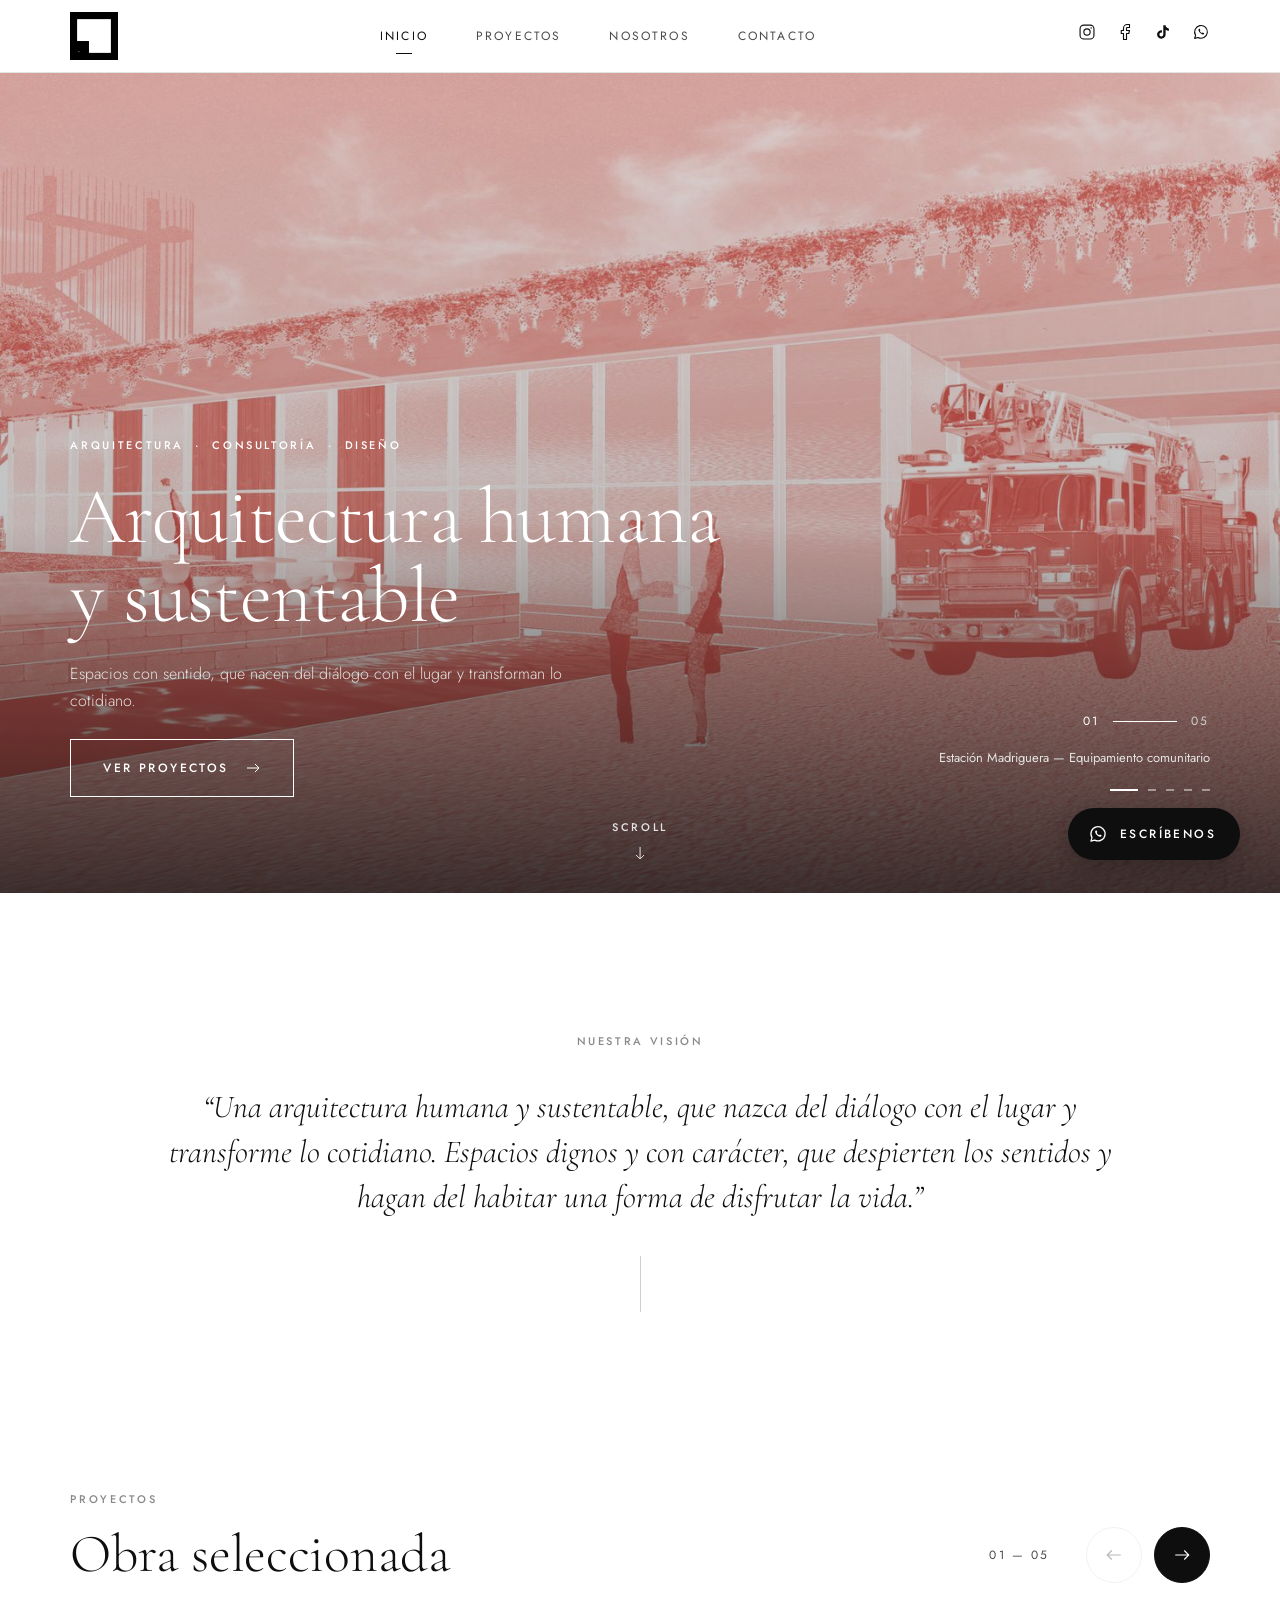
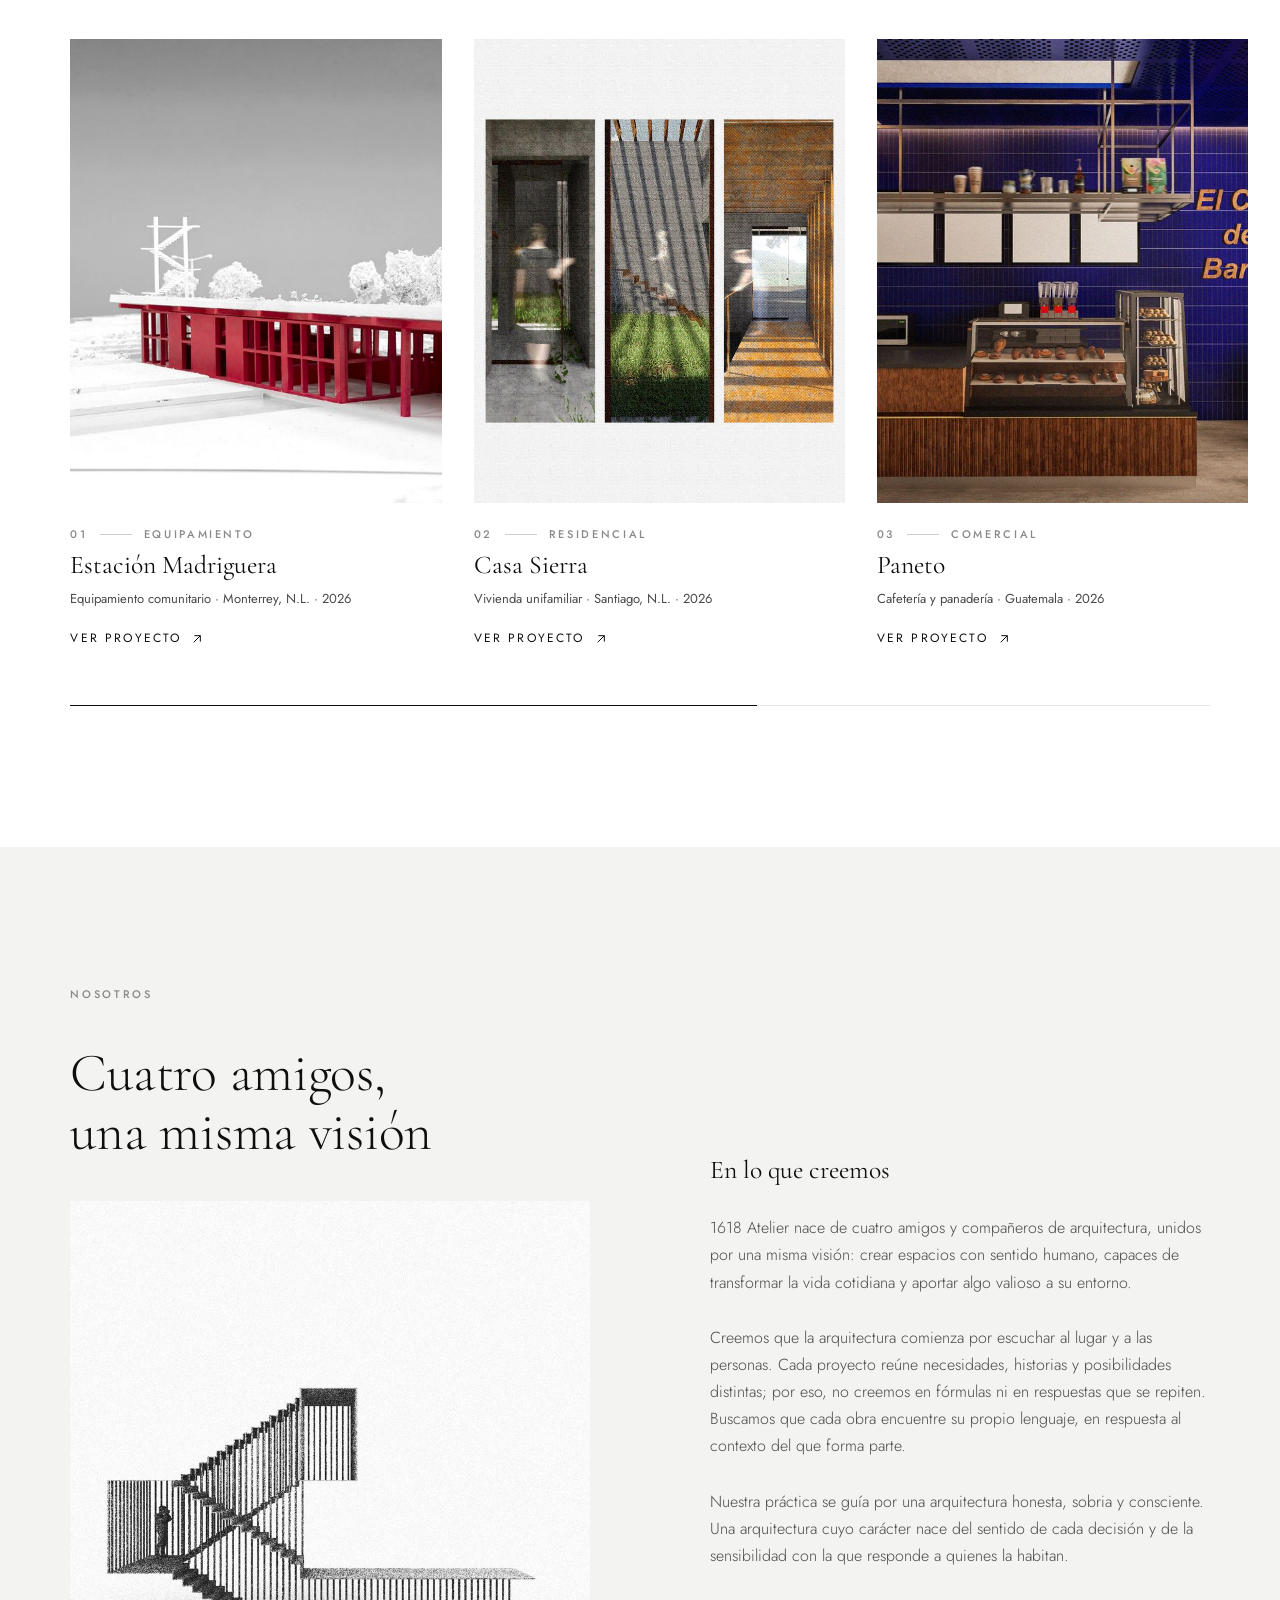
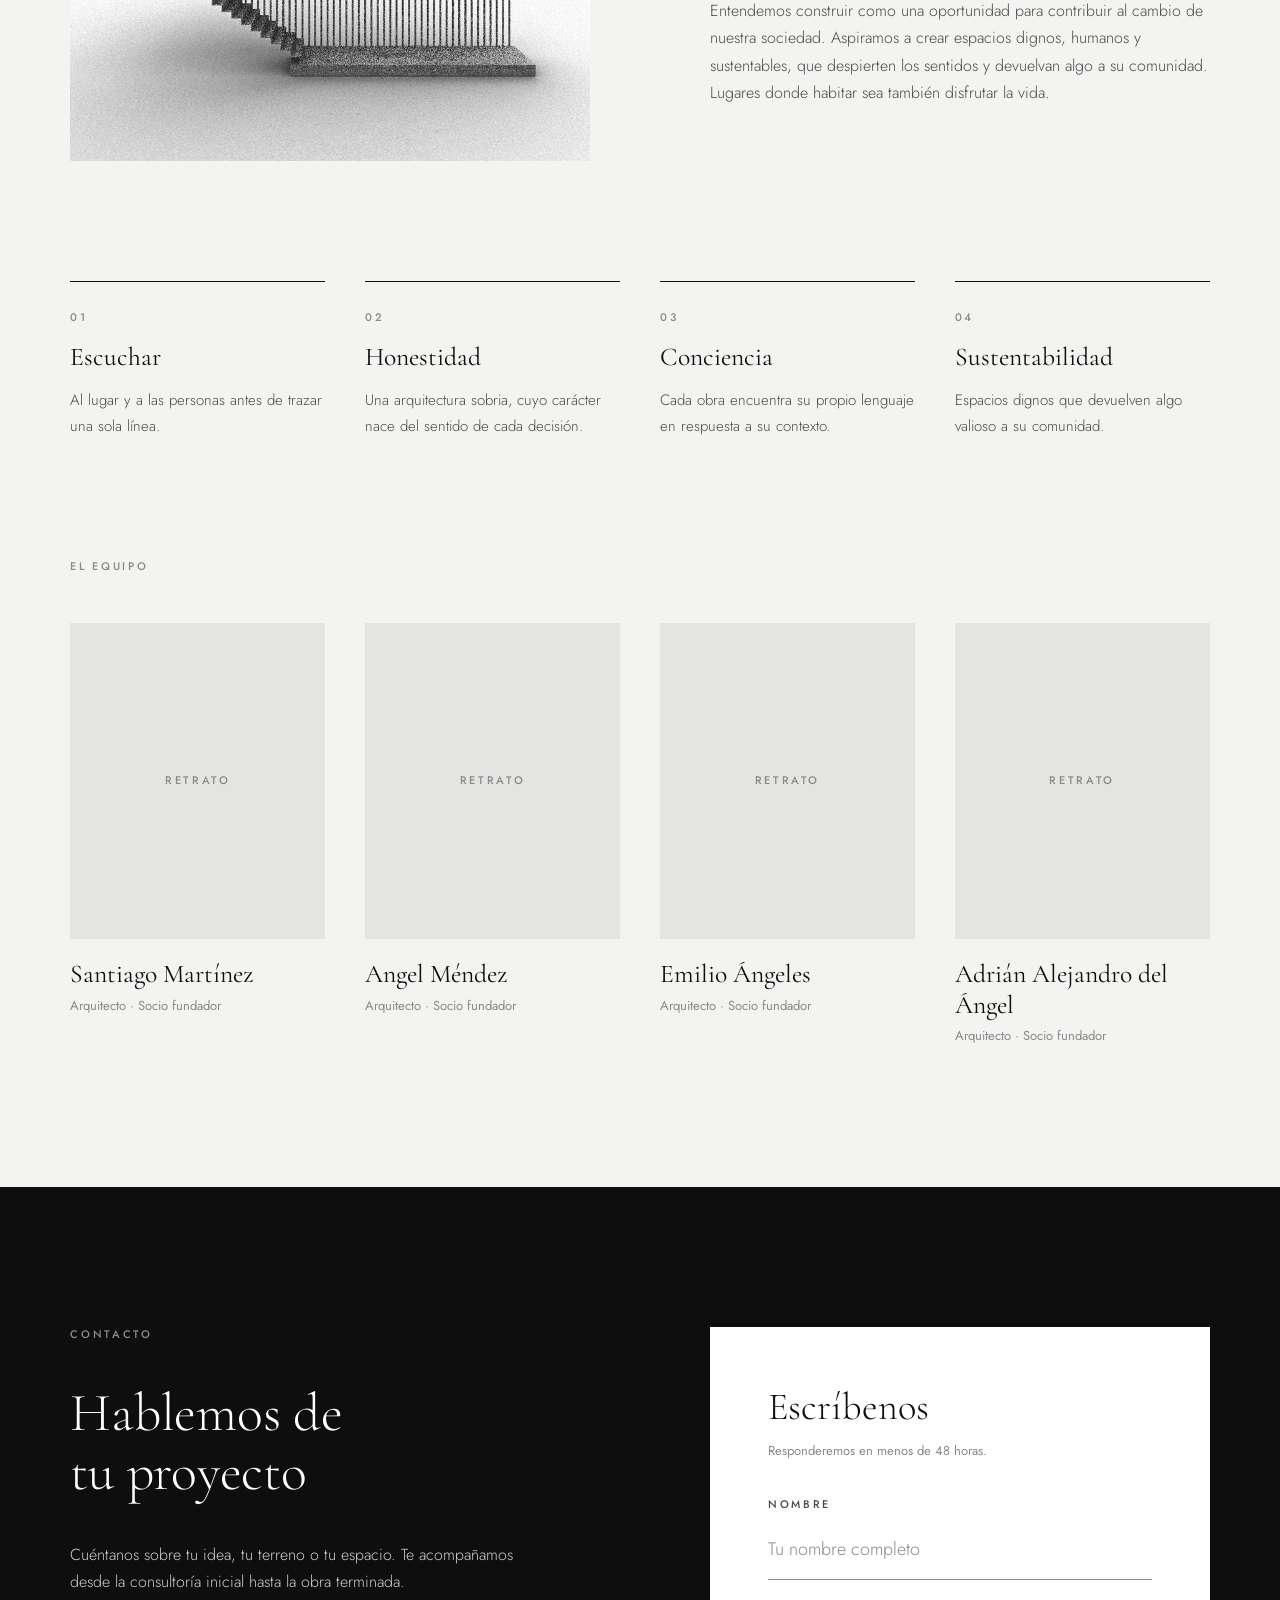
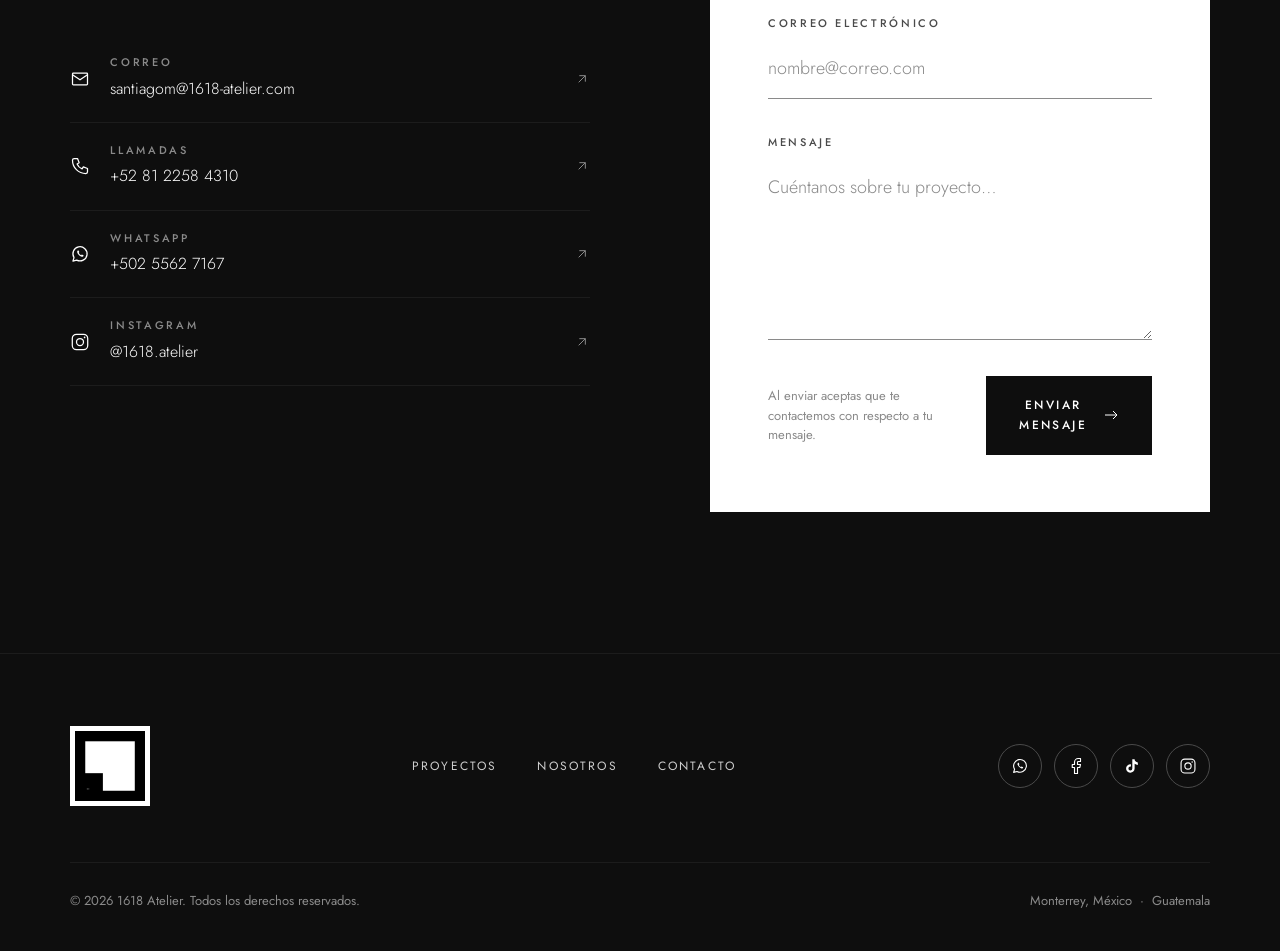
<file: index.html>
<!doctype html>
<html lang="es" class="no-js">

<head>
  <meta charset="utf-8">
  <meta name="viewport" content="width=device-width, initial-scale=1">
  <title>1618 Atelier · Arquitectura y Consultoría</title>
  <meta name="description"
    content="1618 Atelier: arquitectura humana y sustentable. Espacios dignos y con carácter que nacen del diálogo con el lugar.">
  <link rel="icon" type="image/png" sizes="32x32" href="assets/img/brand/favicon-32.png">
  <link rel="apple-touch-icon" href="assets/img/brand/apple-touch-icon.png">
  <link rel="preconnect" href="https://fonts.googleapis.com">
  <link rel="preconnect" href="https://fonts.gstatic.com" crossorigin>
  <link
    href="https://fonts.googleapis.com/css2?family=Cormorant+Garamond:ital,wght@0,300;0,400;1,300&family=Jost:wght@300;400;500&display=swap"
    rel="stylesheet">
  <link rel="stylesheet" href="css/styles.css">
</head>

<body>
  <!-- Íconos (sprite) -->
  <svg xmlns="http://www.w3.org/2000/svg" style="display:none">
    <symbol id="i-whatsapp" viewBox="0 0 24 24" fill="none">
      <path d="M3.5 20.5l1.3-4.2A8.5 8.5 0 1 1 8 19.3z" stroke="currentColor" stroke-width="1.5"
        stroke-linejoin="round" />
      <path
        d="M9 8.2c.2-.4.5-.5.8-.5h.5l.9 2-.7.9c.5 1.2 1.6 2.3 2.8 2.8l.9-.7 2 .9v.5c0 .4-.2.7-.6.9-.6.3-1.4.3-2.2 0-2-.8-3.8-2.6-4.6-4.6-.3-.8-.3-1.6.2-2.2z"
        fill="currentColor" />
    </symbol>
    <symbol id="i-facebook" viewBox="0 0 24 24" fill="none">
      <path d="M18 2h-3a5 5 0 0 0-5 5v3H7v4h3v8h4v-8h3l1-4h-4V7a1 1 0 0 1 1-1h3z" stroke="currentColor"
        stroke-width="1.5" stroke-linejoin="round" />
    </symbol>
    <symbol id="i-tiktok" viewBox="0 0 24 24">
      <path
        d="M16.6 5.8A4.3 4.3 0 0 1 15.5 3h-3.1v12.4a2.6 2.6 0 1 1-2.6-2.6c.3 0 .5 0 .8.1V9.7a5.7 5.7 0 1 0 4.9 5.7V9.1a7.3 7.3 0 0 0 4.3 1.4V7.4a4.3 4.3 0 0 1-3.2-1.6z"
        fill="currentColor" />
    </symbol>
    <symbol id="i-instagram" viewBox="0 0 24 24" fill="none">
      <rect x="2.75" y="2.75" width="18.5" height="18.5" rx="5" stroke="currentColor" stroke-width="1.5" />
      <circle cx="12" cy="12" r="4.2" stroke="currentColor" stroke-width="1.5" />
      <circle cx="17.5" cy="6.5" r="1" fill="currentColor" />
    </symbol>
    <symbol id="i-mail" viewBox="0 0 24 24" fill="none">
      <rect x="3" y="5" width="18" height="14" rx="1" stroke="currentColor" stroke-width="1.5" />
      <path d="M3 7l9 6 9-6" stroke="currentColor" stroke-width="1.5" />
    </symbol>
    <symbol id="i-phone" viewBox="0 0 24 24" fill="none">
      <path d="M5 3h4l2 5-2.5 1.5a11 11 0 0 0 6 6L16 13l5 2v4a2 2 0 0 1-2 2A16 16 0 0 1 3 5a2 2 0 0 1 2-2z"
        stroke="currentColor" stroke-width="1.5" stroke-linejoin="round" />
    </symbol>
    <symbol id="i-arrow-right" viewBox="0 0 24 24" fill="none">
      <path d="M3 12h18M15 6l6 6-6 6" stroke="currentColor" stroke-width="1.5" />
    </symbol>
    <symbol id="i-arrow-left" viewBox="0 0 24 24" fill="none">
      <path d="M21 12H3M9 6l-6 6 6 6" stroke="currentColor" stroke-width="1.5" />
    </symbol>
    <symbol id="i-arrow-up-right" viewBox="0 0 24 24" fill="none">
      <path d="M7 17L17 7M8 7h9v9" stroke="currentColor" stroke-width="1.5" />
    </symbol>
    <symbol id="i-arrow-up" viewBox="0 0 24 24" fill="none">
      <path d="M12 21V3M6 9l6-6 6 6" stroke="currentColor" stroke-width="1.5" />
    </symbol>
    <symbol id="i-arrow-down" viewBox="0 0 24 24" fill="none">
      <path d="M12 3v18M6 15l6 6 6-6" stroke="currentColor" stroke-width="1.5" />
    </symbol>
    <symbol id="i-menu" viewBox="0 0 24 24" fill="none">
      <path d="M3 8h18M3 16h18" stroke="currentColor" stroke-width="1.5" />
    </symbol>
    <symbol id="i-close" viewBox="0 0 24 24" fill="none">
      <path d="M5 5l14 14M19 5L5 19" stroke="currentColor" stroke-width="1.5" />
    </symbol>
  </svg>

  <a class="skip-link" href="#contenido">Saltar al contenido</a>

  <!-- Header -->
  <header class="header" data-header>
    <div class="header__inner">
      <a class="logo" href="index.html" aria-label="1618 Atelier, inicio"><img src="assets/img/brand/logo.png" alt="1618 Atelier" width="1320" height="1320"></a>
      <nav class="nav" aria-label="Principal">
        <a class="nav__link is-active" href="#inicio">Inicio</a>
        <a class="nav__link" href="#proyectos">Proyectos</a>
        <a class="nav__link" href="#nosotros">Nosotros</a>
        <a class="nav__link" href="#contacto">Contacto</a>
      </nav>
      <div class="header__social" data-social-row="header"></div>
      <button class="menu-btn" type="button" aria-label="Abrir menú" aria-expanded="false" aria-controls="menu-movil"
        data-menu-open>
        <svg class="icon icon--lg">
          <use href="#i-menu" />
        </svg>
      </button>
    </div>
  </header>

  <!-- Menú móvil -->
  <div class="mobile-menu" id="menu-movil" data-menu hidden>
    <div class="mobile-menu__top">
      <a class="logo logo--light" href="index.html" aria-label="1618 Atelier, inicio"><img src="assets/img/brand/logo.png" alt="1618 Atelier" width="1320" height="1320"></a>
      <button class="menu-btn menu-btn--light" type="button" aria-label="Cerrar menú" data-menu-close><svg
          class="icon icon--lg">
          <use href="#i-close" />
        </svg></button>
    </div>
    <nav class="mobile-menu__nav" aria-label="Móvil">
      <a href="#inicio"><span class="eyebrow">01</span>Inicio</a>
      <a href="#proyectos"><span class="eyebrow">02</span>Proyectos</a>
      <a href="#nosotros"><span class="eyebrow">03</span>Nosotros</a>
      <a href="#contacto"><span class="eyebrow">04</span>Contacto</a>
    </nav>
    <div class="mobile-menu__bottom">
      <a class="small" data-email></a>
      <div class="social-row" data-social-row="row"></div>
    </div>
  </div>

  <main id="contenido">
    <!-- Hero / slider -->
    <section class="hero" id="inicio" aria-label="Proyectos destacados">
      <div class="hero__slides" data-hero-slides></div>
      <div class="hero__overlay"></div>
      <div class="hero__content container">
        <p class="eyebrow reveal">Arquitectura &nbsp;·&nbsp; Consultoría &nbsp;·&nbsp; Diseño</p>
        <h1 class="display reveal">Arquitectura humana<br>y sustentable</h1>
        <p class="body-l hero__lead reveal">Espacios con sentido, que nacen del diálogo con el lugar y transforman lo
          cotidiano.</p>
        <a class="btn btn--outline-light reveal" href="#proyectos">Ver proyectos <svg class="icon icon--sm">
            <use href="#i-arrow-right" />
          </svg></a>
      </div>
      <div class="hero__indicator">
        <div class="hero__count nav-text"><span data-hero-current>01</span><span class="hero__line"></span><span
            class="muted" data-hero-total>04</span></div>
        <a class="small hero__caption" href="#" data-hero-caption>Paneto</a>
        <div class="hero__dots" data-hero-dots role="tablist" aria-label="Seleccionar proyecto"></div>
      </div>
      <a class="hero__scroll" href="#vision" aria-label="Desplazarse hacia abajo"><span
          class="eyebrow">Scroll</span><svg class="icon icon--sm">
          <use href="#i-arrow-down" />
        </svg></a>
    </section>

    <!-- Visión -->
    <section class="vision container" id="vision">
      <p class="eyebrow muted reveal">Nuestra visión</p>
      <blockquote class="quote reveal">“Una arquitectura humana y sustentable, que nazca del diálogo con el lugar y
        transforme lo cotidiano. Espacios dignos y con carácter, que despierten los sentidos y hagan del habitar una
        forma de disfrutar la vida.”</blockquote>
      <span class="vision__line" aria-hidden="true"></span>
    </section>

    <!-- Proyectos -->
    <section class="projects" id="proyectos">
      <div class="projects__head container">
        <div>
          <p class="eyebrow muted reveal">Proyectos</p>
          <h2 class="h1 reveal">Obra seleccionada</h2>
        </div>
        <div class="projects__controls">
          <span class="nav-text projects__counter" data-carousel-counter>01 — 04</span>
          <button class="circle-btn" type="button" aria-label="Proyecto anterior" data-carousel-prev><svg class="icon">
              <use href="#i-arrow-left" />
            </svg></button>
          <button class="circle-btn circle-btn--dark" type="button" aria-label="Proyecto siguiente"
            data-carousel-next><svg class="icon">
              <use href="#i-arrow-right" />
            </svg></button>
        </div>
      </div>
      <div class="carousel" data-carousel tabindex="0" aria-label="Carrusel de proyectos"></div>
      <div class="container">
        <div class="progress" aria-hidden="true"><span class="progress__bar" data-carousel-progress></span></div>
      </div>
    </section>

    <!-- Nosotros -->
    <section class="about" id="nosotros">
      <div class="container">
        <div class="about__intro">
          <div class="about__left">
            <p class="eyebrow muted reveal">Nosotros</p>
            <h2 class="h1 reveal">Cuatro amigos,<br>una misma visión</h2>
            <img class="about__img reveal" src="assets/img/casa-corten/escalera-noche-sm.jpg"
              alt="Modelo de escalera de Casa Corten" loading="lazy" width="900" height="900">
          </div>
          <div class="about__right">
            <h3 class="h3 reveal">En lo que creemos</h3>
            <p class="body-l reveal">1618 Atelier nace de cuatro amigos y compañeros de arquitectura, unidos por una
              misma visión: crear espacios con sentido humano, capaces de transformar la vida cotidiana y aportar algo
              valioso a su entorno.</p>
            <p class="body-l reveal">Creemos que la arquitectura comienza por escuchar al lugar y a las personas. Cada
              proyecto reúne necesidades, historias y posibilidades distintas; por eso, no creemos en fórmulas ni en
              respuestas que se repiten. Buscamos que cada obra encuentre su propio lenguaje, en respuesta al contexto
              del que forma parte.</p>
            <p class="body-l reveal">Nuestra práctica se guía por una arquitectura honesta, sobria y consciente. Una
              arquitectura cuyo carácter nace del sentido de cada decisión y de la sensibilidad con la que responde a
              quienes la habitan.</p>
            <p class="body-l reveal">Entendemos construir como una oportunidad para contribuir al cambio de nuestra
              sociedad. Aspiramos a crear espacios dignos, humanos y sustentables, que despierten los sentidos y
              devuelvan algo a su comunidad. Lugares donde habitar sea también disfrutar la vida.</p>
          </div>
        </div>

        <ul class="values">
          <li class="values__item reveal"><span class="eyebrow muted">01</span>
            <h4 class="h3">Escuchar</h4>
            <p>Al lugar y a las personas antes de trazar una sola línea.</p>
          </li>
          <li class="values__item reveal"><span class="eyebrow muted">02</span>
            <h4 class="h3">Honestidad</h4>
            <p>Una arquitectura sobria, cuyo carácter nace del sentido de cada decisión.</p>
          </li>
          <li class="values__item reveal"><span class="eyebrow muted">03</span>
            <h4 class="h3">Conciencia</h4>
            <p>Cada obra encuentra su propio lenguaje en respuesta a su contexto.</p>
          </li>
          <li class="values__item reveal"><span class="eyebrow muted">04</span>
            <h4 class="h3">Sustentabilidad</h4>
            <p>Espacios dignos que devuelven algo valioso a su comunidad.</p>
          </li>
        </ul>

        <div class="team">
          <p class="eyebrow muted reveal">El equipo</p>
          <ul class="team__grid" data-team></ul>
        </div>
      </div>
    </section>

    <!-- Contacto -->
    <section class="contact" id="contacto">
      <div class="container contact__inner">
        <div class="contact__info">
          <p class="eyebrow muted reveal">Contacto</p>
          <h2 class="h1 reveal">Hablemos de<br>tu proyecto</h2>
          <p class="body-l contact__lead reveal">Cuéntanos sobre tu idea, tu terreno o tu espacio. Te acompañamos desde
            la consultoría inicial hasta la obra terminada.</p>
          <ul class="contact__list" data-contact-list></ul>
        </div>

        <form class="form reveal" data-contact-form novalidate>
          <div class="form__head">
            <h3 class="h2">Escríbenos</h3>
            <p class="small muted">Responderemos en menos de 48 horas.</p>
          </div>
          <div class="field">
            <label class="eyebrow" for="f-nombre">Nombre</label>
            <input id="f-nombre" name="nombre" type="text" placeholder="Tu nombre completo" autocomplete="name"
              required>
            <p class="field__error" aria-live="polite"></p>
          </div>
          <div class="field">
            <label class="eyebrow" for="f-email">Correo electrónico</label>
            <input id="f-email" name="email" type="email" placeholder="nombre@correo.com" autocomplete="email" required>
            <p class="field__error" aria-live="polite"></p>
          </div>
          <div class="field">
            <label class="eyebrow" for="f-mensaje">Mensaje</label>
            <textarea id="f-mensaje" name="mensaje" rows="5" placeholder="Cuéntanos sobre tu proyecto…"
              required></textarea>
            <p class="field__error" aria-live="polite"></p>
          </div>
          <div class="form__actions">
            <p class="small muted">Al enviar aceptas que te contactemos con respecto a tu mensaje.</p>
            <button class="btn btn--primary" type="submit">Enviar mensaje <svg class="icon icon--sm">
                <use href="#i-arrow-right" />
              </svg></button>
          </div>
          <p class="form__status" data-form-status role="status" aria-live="polite"></p>
        </form>
      </div>
    </section>
  </main>

  <!-- Footer -->
  <footer class="footer">
    <div class="container">
      <div class="footer__top">
        <a class="logo logo--light" href="index.html" aria-label="1618 Atelier, inicio"><img src="assets/img/brand/logo.png" alt="1618 Atelier" width="1320" height="1320"></a>
        <nav class="footer__nav" aria-label="Pie de página">
          <a href="#proyectos">Proyectos</a><a href="#nosotros">Nosotros</a><a href="#contacto">Contacto</a>
        </nav>
        <div class="social-row" data-social-row="row"></div>
      </div>
      <div class="footer__bottom small">
        <span>© <span data-year>2026</span> 1618 Atelier. Todos los derechos reservados.</span>
        <span data-locations></span>
      </div>
    </div>
  </footer>

  <button class="to-top" type="button" data-to-top aria-label="Volver arriba" tabindex="-1" aria-hidden="true">
    <svg class="icon">
      <use href="#i-arrow-up" />
    </svg>
  </button>

  <a class="wa-float" data-wa-link href="#" target="_blank" rel="noopener" aria-label="Escríbenos por WhatsApp">
    <svg class="icon">
      <use href="#i-whatsapp" />
    </svg><span>Escríbenos</span>
  </a>

  <script src="js/projects.js"></script>
  <script src="js/site.js"></script>
  <script src="js/main.js"></script>
</body>

</html>
</file>
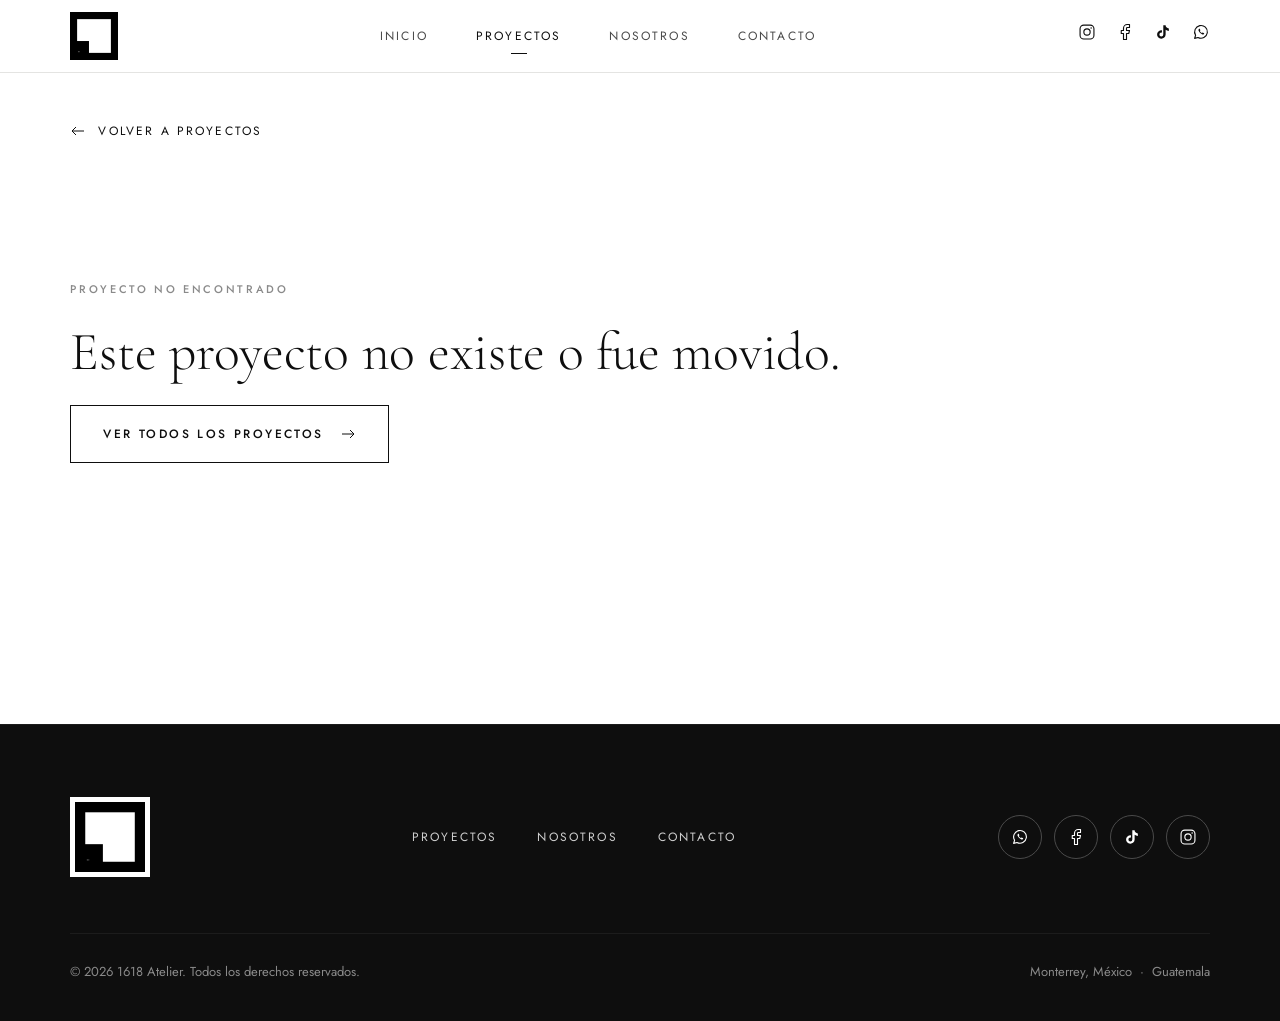
<file: proyecto.html>
<!doctype html>
<html lang="es" class="no-js">
<head>
  <meta charset="utf-8">
  <meta name="viewport" content="width=device-width, initial-scale=1">
  <title>Proyecto · 1618 Atelier</title>
  <meta name="description" content="1618 Atelier: arquitectura humana y sustentable. Espacios dignos y con carácter que nacen del diálogo con el lugar.">
  <link rel="icon" type="image/png" sizes="32x32" href="assets/img/brand/favicon-32.png">
  <link rel="apple-touch-icon" href="assets/img/brand/apple-touch-icon.png">
  <link rel="preconnect" href="https://fonts.googleapis.com">
  <link rel="preconnect" href="https://fonts.gstatic.com" crossorigin>
  <link href="https://fonts.googleapis.com/css2?family=Cormorant+Garamond:ital,wght@0,300;0,400;1,300&family=Jost:wght@300;400;500&display=swap" rel="stylesheet">
  <link rel="stylesheet" href="css/styles.css">
</head>
<body>
  <!-- Íconos (sprite) -->
  <svg xmlns="http://www.w3.org/2000/svg" style="display:none">
    <symbol id="i-whatsapp" viewBox="0 0 24 24" fill="none"><path d="M3.5 20.5l1.3-4.2A8.5 8.5 0 1 1 8 19.3z" stroke="currentColor" stroke-width="1.5" stroke-linejoin="round"/><path d="M9 8.2c.2-.4.5-.5.8-.5h.5l.9 2-.7.9c.5 1.2 1.6 2.3 2.8 2.8l.9-.7 2 .9v.5c0 .4-.2.7-.6.9-.6.3-1.4.3-2.2 0-2-.8-3.8-2.6-4.6-4.6-.3-.8-.3-1.6.2-2.2z" fill="currentColor"/></symbol>
    <symbol id="i-facebook" viewBox="0 0 24 24" fill="none"><path d="M18 2h-3a5 5 0 0 0-5 5v3H7v4h3v8h4v-8h3l1-4h-4V7a1 1 0 0 1 1-1h3z" stroke="currentColor" stroke-width="1.5" stroke-linejoin="round"/></symbol>
    <symbol id="i-tiktok" viewBox="0 0 24 24"><path d="M16.6 5.8A4.3 4.3 0 0 1 15.5 3h-3.1v12.4a2.6 2.6 0 1 1-2.6-2.6c.3 0 .5 0 .8.1V9.7a5.7 5.7 0 1 0 4.9 5.7V9.1a7.3 7.3 0 0 0 4.3 1.4V7.4a4.3 4.3 0 0 1-3.2-1.6z" fill="currentColor"/></symbol>
    <symbol id="i-instagram" viewBox="0 0 24 24" fill="none"><rect x="2.75" y="2.75" width="18.5" height="18.5" rx="5" stroke="currentColor" stroke-width="1.5"/><circle cx="12" cy="12" r="4.2" stroke="currentColor" stroke-width="1.5"/><circle cx="17.5" cy="6.5" r="1" fill="currentColor"/></symbol>
    <symbol id="i-mail" viewBox="0 0 24 24" fill="none"><rect x="3" y="5" width="18" height="14" rx="1" stroke="currentColor" stroke-width="1.5"/><path d="M3 7l9 6 9-6" stroke="currentColor" stroke-width="1.5"/></symbol>
    <symbol id="i-phone" viewBox="0 0 24 24" fill="none"><path d="M5 3h4l2 5-2.5 1.5a11 11 0 0 0 6 6L16 13l5 2v4a2 2 0 0 1-2 2A16 16 0 0 1 3 5a2 2 0 0 1 2-2z" stroke="currentColor" stroke-width="1.5" stroke-linejoin="round"/></symbol>
    <symbol id="i-arrow-right" viewBox="0 0 24 24" fill="none"><path d="M3 12h18M15 6l6 6-6 6" stroke="currentColor" stroke-width="1.5"/></symbol>
    <symbol id="i-arrow-left" viewBox="0 0 24 24" fill="none"><path d="M21 12H3M9 6l-6 6 6 6" stroke="currentColor" stroke-width="1.5"/></symbol>
    <symbol id="i-arrow-up" viewBox="0 0 24 24" fill="none"><path d="M12 21V3M6 9l6-6 6 6" stroke="currentColor" stroke-width="1.5"/></symbol>
    <symbol id="i-arrow-up-right"viewBox="0 0 24 24" fill="none"><path d="M7 17L17 7M8 7h9v9" stroke="currentColor" stroke-width="1.5"/></symbol>
    <symbol id="i-arrow-down" viewBox="0 0 24 24" fill="none"><path d="M12 3v18M6 15l6 6 6-6" stroke="currentColor" stroke-width="1.5"/></symbol>
    <symbol id="i-menu" viewBox="0 0 24 24" fill="none"><path d="M3 8h18M3 16h18" stroke="currentColor" stroke-width="1.5"/></symbol>
    <symbol id="i-close" viewBox="0 0 24 24" fill="none"><path d="M5 5l14 14M19 5L5 19" stroke="currentColor" stroke-width="1.5"/></symbol>
    <symbol id="i-zoom-in" viewBox="0 0 24 24" fill="none"><path d="M12 5v14M5 12h14" stroke="currentColor" stroke-width="1.5"/></symbol>
    <symbol id="i-zoom-out" viewBox="0 0 24 24" fill="none"><path d="M5 12h14" stroke="currentColor" stroke-width="1.5"/></symbol>
    <symbol id="i-fit" viewBox="0 0 24 24" fill="none"><path d="M4 9V4h5M20 9V4h-5M4 15v5h5M20 15v5h-5" stroke="currentColor" stroke-width="1.5"/></symbol>
  </svg>

  <a class="skip-link" href="#contenido">Saltar al contenido</a>

  <!-- Header -->
  <header class="header" data-header>
    <div class="header__inner">
      <a class="logo" href="index.html" aria-label="1618 Atelier, inicio"><img src="assets/img/brand/logo.png" alt="1618 Atelier" width="1320" height="1320"></a>
      <nav class="nav" aria-label="Principal">
        <a class="nav__link" href="index.html#inicio">Inicio</a>
        <a class="nav__link is-active" href="index.html#proyectos">Proyectos</a>
        <a class="nav__link" href="index.html#nosotros">Nosotros</a>
        <a class="nav__link" href="index.html#contacto">Contacto</a>
      </nav>
      <div class="header__social" data-social-row="header"></div>
      <button class="menu-btn" type="button" aria-label="Abrir menú" aria-expanded="false" aria-controls="menu-movil" data-menu-open>
        <svg class="icon icon--lg"><use href="#i-menu"/></svg>
      </button>
    </div>
  </header>

  <!-- Menú móvil -->
  <div class="mobile-menu" id="menu-movil" data-menu hidden>
    <div class="mobile-menu__top">
      <a class="logo logo--light" href="index.html" aria-label="1618 Atelier, inicio"><img src="assets/img/brand/logo.png" alt="1618 Atelier" width="1320" height="1320"></a>
      <button class="menu-btn menu-btn--light" type="button" aria-label="Cerrar menú" data-menu-close><svg class="icon icon--lg"><use href="#i-close"/></svg></button>
    </div>
    <nav class="mobile-menu__nav" aria-label="Móvil">
      <a href="index.html#inicio"><span class="eyebrow">01</span>Inicio</a>
      <a href="index.html#proyectos"><span class="eyebrow">02</span>Proyectos</a>
      <a href="index.html#nosotros"><span class="eyebrow">03</span>Nosotros</a>
      <a href="index.html#contacto"><span class="eyebrow">04</span>Contacto</a>
    </nav>
    <div class="mobile-menu__bottom">
      <a class="small" data-email></a>
      <div class="social-row" data-social-row="row"></div>
    </div>
  </div>

  <main id="contenido" class="detail container" data-project>
    <div class="breadcrumb">
      <a class="nav-text" href="index.html#proyectos"><svg class="icon icon--sm"><use href="#i-arrow-left"/></svg>Volver a proyectos</a>
      <span class="nav-text muted" data-project-index></span>
    </div>
  </main>

  <div class="lightbox" data-lightbox hidden>
    <button type="button" class="lightbox__close" aria-label="Cerrar imagen" data-lightbox-close><svg class="icon icon--lg"><use href="#i-close"/></svg></button>
    <img alt="" draggable="false">
    <div class="lightbox__tools" role="toolbar" aria-label="Zoom de la imagen" data-lightbox-tools>
      <button type="button" aria-label="Alejar" data-zoom="out"><svg class="icon"><use href="#i-zoom-out"/></svg></button>
      <button type="button" aria-label="Ajustar a la ventana" data-zoom="fit"><svg class="icon"><use href="#i-fit"/></svg></button>
      <button type="button" aria-label="Acercar" data-zoom="in"><svg class="icon"><use href="#i-zoom-in"/></svg></button>
    </div>
  </div>

  <!-- Footer -->
  <footer class="footer">
    <div class="container">
      <div class="footer__top">
        <a class="logo logo--light" href="index.html" aria-label="1618 Atelier, inicio"><img src="assets/img/brand/logo.png" alt="1618 Atelier" width="1320" height="1320"></a>
        <nav class="footer__nav" aria-label="Pie de página">
          <a href="index.html#proyectos">Proyectos</a><a href="index.html#nosotros">Nosotros</a><a href="index.html#contacto">Contacto</a>
        </nav>
        <div class="social-row" data-social-row="row"></div>
      </div>
      <div class="footer__bottom small">
        <span>© <span data-year>2026</span> 1618 Atelier. Todos los derechos reservados.</span>
        <span data-locations></span>
      </div>
    </div>
  </footer>

  <button class="to-top" type="button" data-to-top aria-label="Volver arriba" tabindex="-1" aria-hidden="true">
    <svg class="icon"><use href="#i-arrow-up"/></svg>
  </button>

  <a class="wa-float" data-wa-link href="#" target="_blank" rel="noopener" aria-label="Escríbenos por WhatsApp">
    <svg class="icon"><use href="#i-whatsapp"/></svg><span>Escríbenos</span>
  </a>

  <script src="js/projects.js"></script>
  <script src="js/project.js"></script>
  <script src="js/site.js"></script>
  <script src="js/main.js"></script>
</body>
</html>
</file>
<file: css/styles.css>
/* ==========================================================
   1618 Atelier — estilos
   Paleta: negro, blanco y escala de grises
   Tipografías: Cormorant Garamond (títulos) + Jost (texto)
   ========================================================== */

:root {
  --black: #0e0e0e;
  --gray-900: #1c1c1c;
  --gray-700: #4a4a4a;
  --gray-500: #8a8a8a;
  --gray-300: #cfcfcf;
  --gray-200: #e4e4e2;
  --gray-100: #f3f3f1;
  --white: #ffffff;

  --serif: 'Cormorant Garamond', Georgia, 'Times New Roman', serif;
  --sans: 'Jost', 'Helvetica Neue', Arial, sans-serif;

  --gutter: clamp(24px, 5.5vw, 80px);
  --section: clamp(88px, 11vw, 160px);
  --header-h: 72px;
  --float-right: 40px;   /* floating buttons: shared right inset */
  --float-bottom: 40px;  /* WhatsApp button bottom inset */
  --wa-h: 52px;          /* WhatsApp button height */
  --float-gap: 12px;     /* gap between stacked floating buttons */
  --ease: cubic-bezier(.22, .61, .36, 1);
}

/* ---------- Base ---------- */
*, *::before, *::after { box-sizing: border-box; }
html { scroll-behavior: smooth; scroll-padding-top: var(--header-h); -webkit-text-size-adjust: 100%; }
body {
  margin: 0;
  background: var(--white);
  color: var(--black);
  font-family: var(--sans);
  font-weight: 300;
  font-size: 15px;
  line-height: 1.7;
  -webkit-font-smoothing: antialiased;
}
img { display: block; max-width: 100%; height: auto; }
a { color: inherit; text-decoration: none; }
button { font: inherit; color: inherit; background: none; border: 0; cursor: pointer; padding: 0; }
ul, ol { list-style: none; margin: 0; padding: 0; }
h1, h2, h3, h4, p, blockquote { margin: 0; }
:focus-visible { outline: 1px solid currentColor; outline-offset: 4px; }

.container { width: 100%; max-width: 1440px; margin: 0 auto; padding-inline: var(--gutter); }

.skip-link { position: absolute; left: -999px; top: 8px; background: var(--black); color: var(--white); padding: 8px 16px; z-index: 100; }
.skip-link:focus { left: 8px; }

/* ---------- Tipografía ---------- */
.display { font-family: var(--serif); font-weight: 300; font-size: clamp(46px, 6.2vw, 88px); line-height: 1; letter-spacing: -0.01em; }
.h1 { font-family: var(--serif); font-weight: 300; font-size: clamp(38px, 4.2vw, 60px); line-height: 1.1; letter-spacing: -0.005em; }
.h2 { font-family: var(--serif); font-weight: 300; font-size: clamp(32px, 3vw, 44px); line-height: 1.15; }
.h3 { font-family: var(--serif); font-weight: 400; font-size: clamp(24px, 2vw, 28px); line-height: 1.2; }
.quote { font-family: var(--serif); font-style: italic; font-weight: 300; font-size: clamp(26px, 2.5vw, 36px); line-height: 1.4; }
.eyebrow { font-family: var(--sans); font-weight: 500; font-size: 11px; line-height: 1.4; letter-spacing: .24em; text-transform: uppercase; }
.nav-text { font-weight: 400; font-size: 12px; letter-spacing: .18em; text-transform: uppercase; }
.body-l { font-size: clamp(16px, 1.25vw, 18px); line-height: 1.7; }
.small { font-size: 13px; line-height: 1.5; font-weight: 400; }
.muted { color: var(--gray-500); }

/* ---------- Íconos ---------- */
.icon { width: 18px; height: 18px; flex: none; }
.icon--sm { width: 16px; height: 16px; }
.icon--lg { width: 24px; height: 24px; }

/* ---------- Botones ---------- */
.btn {
  display: inline-flex; align-items: center; gap: 16px;
  padding: 18px 32px;
  font-weight: 500; font-size: 12px; letter-spacing: .2em; text-transform: uppercase;
  border: 1px solid var(--black);
  transition: background .3s var(--ease), color .3s var(--ease), border-color .3s var(--ease);
}
.btn .icon { transition: transform .3s var(--ease); }
.btn:hover .icon { transform: translateX(4px); }
.btn--primary { background: var(--black); color: var(--white); }
.btn--primary:hover { background: var(--gray-900); }
.btn--outline { color: var(--black); }
.btn--outline:hover { background: var(--black); color: var(--white); }
.btn--outline-light { color: var(--white); border-color: var(--white); }
.btn--outline-light:hover { background: var(--white); color: var(--black); }
.btn[disabled] { opacity: .5; pointer-events: none; }

.circle-btn {
  width: 56px; height: 56px; border-radius: 50%;
  display: inline-grid; place-items: center;
  border: 1px solid var(--gray-300);
  transition: background .3s var(--ease), color .3s var(--ease), border-color .3s var(--ease), opacity .3s;
}
.circle-btn:hover { border-color: var(--black); }
.circle-btn--dark { background: var(--black); color: var(--white); border-color: var(--black); }
.circle-btn--dark:hover { background: var(--gray-900); }
.circle-btn[disabled] { opacity: .3; cursor: default; }

.social-row { display: flex; gap: 12px; }
.social-btn {
  width: 44px; height: 44px; border-radius: 50%;
  display: grid; place-items: center;
  border: 1px solid var(--gray-300);
  transition: background .3s var(--ease), color .3s var(--ease), border-color .3s var(--ease);
}
.social-btn:hover { background: var(--black); color: var(--white); border-color: var(--black); }
.social-btn--dark { color: var(--white); border-color: var(--gray-700); }
.social-btn--dark:hover { background: var(--white); color: var(--black); border-color: var(--white); }

/* ---------- Logo ---------- */
.logo { display: inline-flex; flex-shrink: 0; }
.logo img { width: 48px; height: 48px; }
/* Original colors; a white plate keeps the black frame visible on dark backgrounds */
.logo--light img { background: var(--white); padding: 5px; }
.footer .logo img { width: 80px; height: 80px; }
.mobile-menu .logo img { width: 40px; height: 40px; }

/* ---------- Header ---------- */
.header {
  position: sticky; top: 0; z-index: 50;
  background: rgba(255, 255, 255, .96);
  backdrop-filter: blur(8px);
  border-bottom: 1px solid var(--gray-200);
  transition: transform .4s var(--ease);
}
.header.is-hidden { transform: translateY(-100%); }
.header__inner {
  max-width: 1440px; margin: 0 auto; padding: 0 var(--gutter);
  height: var(--header-h);
  display: flex; align-items: center; justify-content: space-between; gap: 24px;
}
.nav { display: flex; gap: 48px; }
.nav__link {
  position: relative; padding: 6px 0;
  font-size: 12px; letter-spacing: .18em; text-transform: uppercase; font-weight: 400;
  color: var(--gray-700); transition: color .3s;
}
.nav__link::after {
  content: ''; position: absolute; left: 50%; bottom: -2px;
  width: 16px; height: 1px; background: var(--black);
  transform: translateX(-50%) scaleX(0); transition: transform .3s var(--ease);
}
.nav__link:hover, .nav__link.is-active { color: var(--black); }
.nav__link:hover::after, .nav__link.is-active::after { transform: translateX(-50%) scaleX(1); }
.header__social { display: flex; gap: 20px; }
.header__social a { color: var(--black); transition: opacity .3s; }
.header__social a:hover { opacity: .5; }
.menu-btn { display: none; width: 44px; height: 44px; place-items: center; margin-right: -10px; }
.menu-btn--light { color: var(--white); }

/* ---------- Menú móvil ---------- */
.mobile-menu {
  position: fixed; inset: 0; z-index: 60;
  background: var(--black); color: var(--white);
  display: flex; flex-direction: column;
  opacity: 0; transition: opacity .35s var(--ease);
}
.mobile-menu[hidden] { display: none; }
.mobile-menu.is-open { opacity: 1; }
.mobile-menu__top { display: flex; justify-content: space-between; align-items: center; padding: 18px 24px; }
.mobile-menu__nav { flex: 1; display: flex; flex-direction: column; justify-content: center; gap: 8px; padding: 0 24px; }
.mobile-menu__nav a {
  display: flex; align-items: center; gap: 16px;
  font-family: var(--serif); font-weight: 300; font-size: 48px; line-height: 1.25;
  color: var(--gray-300); transition: color .3s;
}
.mobile-menu__nav a:hover { color: var(--white); }
.mobile-menu__nav .eyebrow { color: var(--gray-500); }
.mobile-menu__bottom { display: flex; flex-direction: column; gap: 20px; padding: 40px 24px; color: var(--gray-300); }

/* ---------- Hero ---------- */
.hero {
  position: relative; overflow: hidden;
  height: min(820px, calc(100svh - var(--header-h)));
  min-height: 560px;
  background: var(--gray-900);
  color: var(--white);
  display: flex; align-items: flex-end;
}
.hero__slides { position: absolute; inset: 0; }
.hero__slide {
  position: absolute; inset: 0;
  width: 100%; height: 100%; object-fit: cover;
  opacity: 0; transform: scale(1.06);
  transition: opacity 1.4s var(--ease), transform 7s linear;
}
.hero__slide.is-active { opacity: 1; transform: scale(1); }
.hero__overlay {
  position: absolute; inset: 0;
  background: linear-gradient(180deg, rgba(14,14,14,.15) 0%, rgba(14,14,14,.25) 55%, rgba(14,14,14,.8) 100%);
}
.hero__content { position: relative; padding-bottom: 96px; display: flex; flex-direction: column; align-items: flex-start; gap: 24px; }
.hero__lead { max-width: 560px; color: var(--gray-200); }
.hero__indicator {
  position: absolute; right: var(--gutter); bottom: 96px;
  display: flex; flex-direction: column; align-items: flex-end; gap: 16px;
}
.hero__count { display: flex; align-items: center; gap: 14px; }
.hero__count .muted { color: var(--gray-300); }
.hero__line { width: 64px; height: 1px; background: var(--white); }
.hero__caption { color: var(--gray-200); transition: color .3s; }
.hero__caption:hover { color: var(--white); }
.hero__dots { display: flex; gap: 10px; }
.hero__dot { width: 8px; height: 14px; position: relative; transition: width .4s var(--ease); }
.hero__dot::before { content: ''; position: absolute; left: 0; right: 0; top: 6px; height: 2px; background: rgba(255,255,255,.45); transition: background .3s; }
.hero__dot.is-active { width: 28px; }
.hero__dot.is-active::before { background: var(--white); }
.hero__scroll {
  position: absolute; left: 50%; bottom: 32px; transform: translateX(-50%);
  display: flex; flex-direction: column; align-items: center; gap: 10px; color: var(--gray-200);
}
.hero__scroll .icon { animation: bob 2.2s var(--ease) infinite; }
@keyframes bob { 0%, 100% { transform: translateY(0); } 50% { transform: translateY(6px); } }

/* ---------- Visión ---------- */
.vision { padding-block: var(--section); display: flex; flex-direction: column; align-items: center; gap: 36px; text-align: center; }
.vision .quote { max-width: 960px; }
.vision__line { width: 1px; height: 56px; background: var(--gray-300); }

/* ---------- Proyectos ---------- */
.projects { padding-top: 40px; padding-bottom: var(--section); }
.projects__head { display: flex; justify-content: space-between; align-items: flex-end; gap: 24px; margin-bottom: 56px; }
.projects__head .eyebrow { margin-bottom: 16px; }
.projects__controls { display: flex; align-items: center; gap: 12px; }
.projects__counter { color: var(--gray-700); margin-right: 24px; white-space: nowrap; }

.carousel {
  display: flex; gap: 32px;
  overflow-x: auto; scroll-snap-type: x mandatory;
  scroll-padding-left: var(--gutter);
  padding-left: max(var(--gutter), calc((100vw - 1440px) / 2 + var(--gutter)));
  padding-right: var(--gutter);
  scrollbar-width: none;
  outline: none;
}
.carousel::-webkit-scrollbar { display: none; }
.card { flex: 0 0 clamp(280px, 29vw, 420px); scroll-snap-align: start; }
.card__media { position: relative; overflow: hidden; aspect-ratio: 4 / 5; background: var(--gray-200); }
.card__media img { width: 100%; height: 100%; object-fit: cover; transition: transform 1s var(--ease); }
.card__media::after {
  content: 'Ver proyecto'; position: absolute; inset: 0;
  display: grid; place-items: center;
  background: rgba(14,14,14,.35); color: var(--white);
  font-size: 12px; font-weight: 500; letter-spacing: .2em; text-transform: uppercase;
  opacity: 0; transition: opacity .5s var(--ease);
}
.card:hover .card__media img { transform: scale(1.04); }
.card:hover .card__media::after { opacity: 1; }
.card__info { padding-top: 24px; display: flex; flex-direction: column; gap: 8px; }
.card__num { display: flex; align-items: center; gap: 12px; color: var(--gray-500); }
.card__num::after { content: ''; order: 1; width: 32px; height: 1px; background: var(--gray-300); }
.card__num .eyebrow:last-child { order: 2; }
.card__meta { color: var(--gray-700); }
.card__link { display: inline-flex; align-items: center; gap: 8px; padding-top: 12px; }
.card:hover .card__link .icon { transform: translate(2px, -2px); }
.card__link .icon { transition: transform .3s var(--ease); }

.progress { margin-top: 56px; height: 1px; background: var(--gray-200); position: relative; }
.progress__bar { position: absolute; left: 0; top: 0; height: 1px; background: var(--black); width: 25%; transition: left .3s var(--ease), width .3s var(--ease); }

/* ---------- Nosotros ---------- */
.about { background: var(--gray-100); padding-block: var(--section); }
.about__intro { display: grid; grid-template-columns: minmax(0, 520px) minmax(0, 1fr); gap: 120px; }
.about__left { display: flex; flex-direction: column; gap: 40px; }
.about__img { width: 100%; aspect-ratio: 520 / 560; object-fit: cover; }
.about__right { display: flex; flex-direction: column; gap: 28px; padding-top: 168px; color: var(--gray-700); }
.about__right .h3 { color: var(--black); }

.values { margin-top: 120px; display: grid; grid-template-columns: repeat(4, 1fr); gap: 40px; }
.values__item { border-top: 1px solid var(--black); padding-top: 28px; display: flex; flex-direction: column; gap: 16px; }
.values__item p { color: var(--gray-700); }

.history { margin-top: 120px; }
.timeline { margin-top: 48px; display: grid; grid-template-columns: repeat(4, 1fr); gap: 40px; }
.timeline__item { display: flex; flex-direction: column; gap: 12px; }
.timeline__item p { color: var(--gray-700); }
.timeline__dot { position: relative; height: 9px; margin-bottom: 8px; }
.timeline__dot::before { content: ''; position: absolute; left: 0; top: 0; width: 9px; height: 9px; border-radius: 50%; background: var(--black); }
.timeline__dot::after { content: ''; position: absolute; left: 21px; right: 0; top: 4px; height: 1px; background: var(--gray-300); }

.team { margin-top: 120px; }
.team__grid { margin-top: 48px; display: grid; grid-template-columns: repeat(4, 1fr); gap: 40px; }
.team__member { display: flex; flex-direction: column; gap: 6px; }
.team__photo { aspect-ratio: 290 / 360; background: var(--gray-200); display: grid; place-items: center; margin-bottom: 14px; }

/* ---------- Contacto ---------- */
.contact { background: var(--black); color: var(--white); padding-block: var(--section); }
.contact__inner { display: grid; grid-template-columns: minmax(0, 520px) minmax(0, 1fr); gap: 120px; align-items: start; }
.contact__info { display: flex; flex-direction: column; gap: 40px; }
.contact__lead { color: var(--gray-300); max-width: 460px; }
.contact__list a {
  display: flex; align-items: center; gap: 20px;
  padding: 20px 0; border-bottom: 1px solid var(--gray-900);
  transition: border-color .3s;
}
.contact__list a > span { flex: 1; display: flex; flex-direction: column; gap: 4px; min-width: 0; overflow-wrap: anywhere; }
.contact__list a:hover { border-color: var(--gray-500); }
.contact__list a:hover .icon:last-child { transform: translate(2px, -2px); color: var(--white); }
.contact__list .icon { width: 20px; height: 20px; }
.contact__list .icon:last-child { width: 16px; height: 16px; transition: transform .3s var(--ease), color .3s; }

.form { background: var(--white); color: var(--black); padding: clamp(32px, 4.5vw, 64px); display: flex; flex-direction: column; gap: 36px; }
.form__head { display: flex; flex-direction: column; gap: 12px; }
.field { display: flex; flex-direction: column; gap: 10px; }
.field label { color: var(--gray-700); }
.field input, .field textarea {
  width: 100%; border: 0; border-bottom: 1px solid var(--gray-500); border-radius: 0;
  padding: 12px 0 14px; background: transparent;
  font: inherit; font-size: 18px; color: var(--black);
  transition: border-color .3s;
}
.field textarea { resize: vertical; min-height: 140px; }
.field input::placeholder, .field textarea::placeholder { color: var(--gray-500); }
.field input:focus, .field textarea:focus { outline: none; border-bottom-color: var(--black); }
.field.is-invalid input, .field.is-invalid textarea { border-bottom-color: var(--black); border-bottom-width: 2px; }
.field__error { font-size: 13px; font-weight: 400; min-height: 0; color: var(--black); }
.field__error:empty { display: none; }
.form__actions { display: flex; justify-content: space-between; align-items: center; gap: 24px; }
.form__actions .small { max-width: 260px; }
.form__status { font-size: 14px; font-weight: 400; padding: 16px 20px; background: var(--gray-100); border-left: 2px solid var(--black); }
.form__status:empty { display: none; }

/* ---------- Footer ---------- */
.footer { background: var(--black); color: var(--white); border-top: 1px solid var(--gray-900); padding: 72px 0 40px; }
.footer__top { display: flex; justify-content: space-between; align-items: center; gap: 32px; }
.footer__nav { display: flex; gap: 40px; }
.footer__nav a { font-size: 12px; letter-spacing: .18em; text-transform: uppercase; font-weight: 400; color: var(--gray-300); transition: color .3s; }
.footer__nav a:hover { color: var(--white); }
.footer__bottom { margin-top: 56px; padding-top: 28px; border-top: 1px solid var(--gray-900); display: flex; justify-content: space-between; gap: 16px; color: var(--gray-500); }

/* ---------- WhatsApp flotante ---------- */
.wa-float {
  position: fixed; right: var(--float-right); bottom: var(--float-bottom); z-index: 40;
  display: inline-flex; align-items: center; gap: 12px;
  height: var(--wa-h); box-sizing: border-box;
  padding: 0 24px 0 20px; border-radius: 28px;
  background: var(--black); color: var(--white);
  font-weight: 500; font-size: 12px; letter-spacing: .2em; text-transform: uppercase;
  box-shadow: 0 8px 24px rgba(0,0,0,.25);
  transition: transform .3s var(--ease), background .3s, opacity .3s var(--ease), visibility .3s;
}
.wa-float.is-hidden { opacity: 0; visibility: hidden; pointer-events: none; transform: translateY(12px); }
.wa-float:hover { transform: translateY(-3px); background: var(--gray-900); }
.wa-float .icon { width: 20px; height: 20px; }

/* ---------- Volver arriba (apilado sobre WhatsApp) ---------- */
.to-top {
  position: fixed; right: var(--float-right);
  bottom: calc(var(--float-bottom) + var(--wa-h) + var(--float-gap)); z-index: 40;
  width: 44px; height: 44px; border-radius: 50%;
  display: grid; place-items: center;
  background: var(--white); color: var(--black); border: 1px solid var(--gray-300);
  box-shadow: 0 8px 24px rgba(0,0,0,.15);
  cursor: pointer;
  opacity: 0; visibility: hidden; pointer-events: none; transform: translateY(12px);
  transition: opacity .3s var(--ease), transform .3s var(--ease), visibility 0s .3s, background .3s var(--ease), color .3s var(--ease), border-color .3s var(--ease);
}
.to-top.is-visible {
  opacity: 1; visibility: visible; pointer-events: auto; transform: none;
  transition-delay: 0s;
}
.to-top:hover { background: var(--black); color: var(--white); border-color: var(--black); }
.to-top .icon { width: 20px; height: 20px; }
@media (prefers-reduced-motion: reduce) { .to-top { transition: none; } }

/* ==========================================================
   Página de detalle de proyecto
   ========================================================== */
.detail { padding-top: 48px; padding-bottom: 120px; }
.breadcrumb { display: flex; justify-content: space-between; align-items: center; gap: 16px; }
.breadcrumb > * { white-space: nowrap; }
.breadcrumb a { display: inline-flex; align-items: center; gap: 12px; }
.breadcrumb a:hover .icon { transform: translateX(-4px); }
.breadcrumb .icon { transition: transform .3s var(--ease); }

.detail__title { margin-top: 64px; display: grid; grid-template-columns: minmax(0, 1fr) minmax(0, 440px); gap: 80px; align-items: end; }
.detail__title-text { display: flex; flex-direction: column; gap: 20px; }
.detail__lead { color: var(--gray-700); max-width: 620px; }
.spec div { display: flex; justify-content: space-between; gap: 16px; padding: 14px 0; border-bottom: 1px solid var(--gray-200); }
.spec dt { color: var(--gray-500); }
.spec dd { margin: 0; text-align: right; }

.detail__cover { margin-top: 64px; width: 100%; aspect-ratio: 16 / 9; object-fit: cover; background: var(--gray-100); }

.detail__concept { margin-top: 64px; padding-block: 56px; display: grid; grid-template-columns: minmax(0, 440px) minmax(0, 1fr); gap: 120px; }
.detail__concept-head { display: flex; flex-direction: column; gap: 16px; }
.detail__concept-body { display: flex; flex-direction: column; gap: 24px; color: var(--gray-700); }

.gallery { display: grid; grid-template-columns: repeat(2, minmax(0, 1fr)); gap: 32px; }
.gallery figure { margin: 0; display: flex; flex-direction: column; gap: 16px; }
.gallery figure.is-full { grid-column: 1 / -1; }
.gallery img { width: 100%; background: var(--gray-100); cursor: zoom-in; }
.gallery figure:not(.is-full) img { aspect-ratio: 4 / 5; object-fit: cover; }
.gallery figcaption { color: var(--gray-500); }

.detail__quote { margin-block: 96px 64px; max-width: 760px; }

.next { margin-top: 32px; padding-top: 48px; border-top: 1px solid var(--gray-200); display: flex; align-items: center; justify-content: space-between; gap: 32px; }
.next__prev { display: inline-flex; align-items: center; gap: 12px; color: var(--gray-700); }
.next__link { display: flex; align-items: center; gap: 48px; }
.next__text { display: flex; flex-direction: column; align-items: flex-end; gap: 8px; }
.next__thumb { width: 200px; height: 140px; object-fit: cover; }
.next__link .icon { width: 24px; height: 24px; transition: transform .3s var(--ease); }
.next__link:hover .icon { transform: translateX(6px); }

.lightbox {
  position: fixed; inset: 0; z-index: 70; background: rgba(14,14,14,.94);
  overflow: hidden; overscroll-behavior: contain; touch-action: none;
}
.lightbox[hidden] { display: none; }
.lightbox img {
  position: absolute; top: 0; left: 0; max-width: none; transform-origin: 0 0;
  touch-action: none; user-select: none; -webkit-user-select: none; cursor: zoom-in;
}
.lightbox.is-zoomed img { cursor: grab; }
.lightbox.is-dragging img { cursor: grabbing; }
.lightbox button { color: var(--white); width: 44px; height: 44px; display: grid; place-items: center; }
.lightbox__close { position: absolute; top: 18px; right: 24px; }
.lightbox__tools {
  position: absolute; bottom: 10px; left: 50%; transform: translateX(-50%);
  display: flex; gap: 4px; padding: 0 4px; background: rgba(14,14,14,.6);
}
@media (prefers-reduced-motion: no-preference) {
  .lightbox img.is-animating { transition: transform .25s var(--ease); }
}

.not-found { padding-block: var(--section); display: flex; flex-direction: column; align-items: flex-start; gap: 24px; }

/* ---------- Animación de aparición ---------- */
.reveal { opacity: 0; transform: translateY(24px); transition: opacity .9s var(--ease), transform .9s var(--ease); }
.reveal.is-visible { opacity: 1; transform: none; }
.no-js .reveal { opacity: 1; transform: none; }

@media (prefers-reduced-motion: reduce) {
  html { scroll-behavior: auto; }
  *, *::before, *::after { animation: none !important; transition-duration: .01ms !important; }
  .reveal { opacity: 1; transform: none; }
}

/* ==========================================================
   Responsive
   ========================================================== */
@media (max-width: 1100px) {
  .nav { gap: 28px; }
  .header__social { display: none; }
  .about__intro, .contact__inner { gap: 64px; }
  .values, .timeline, .team__grid { grid-template-columns: repeat(2, 1fr); row-gap: 56px; }
  .detail__concept { gap: 64px; }
}

@media (max-width: 860px) {
  :root { --header-h: 60px; }
  .nav { display: none; }
  .menu-btn { display: grid; }
  .header .logo img { width: 40px; height: 40px; }

  .hero { height: calc(100svh - var(--header-h)); max-height: 720px; }
  .hero__content { padding-bottom: 72px; gap: 18px; }
  .hero__lead { display: none; }
  .hero__indicator { left: var(--gutter); right: auto; bottom: 32px; align-items: flex-start; }
  .hero__count, .hero__caption { display: none; }
  .hero__scroll { display: none; }

  .projects__head { margin-bottom: 32px; }
  .projects__counter { margin-right: 0; }
  .projects__controls .circle-btn { display: none; }
  .carousel { gap: 16px; }
  .card { flex-basis: 78vw; }
  .progress { margin-top: 32px; }

  .about__intro, .contact__inner { grid-template-columns: 1fr; gap: 48px; }
  .about__right { padding-top: 0; }
  .about__img { aspect-ratio: 342 / 400; }
  .values, .history, .team { margin-top: 88px; }
  .values { grid-template-columns: 1fr; gap: 0; }
  .values__item { flex-direction: row; align-items: center; padding: 16px 0; border-top-color: var(--gray-300); }
  .values__item p { display: none; }

  .timeline { grid-template-columns: 1fr; gap: 32px; }
  .team__grid { gap: 24px; row-gap: 40px; }

  .form__actions { flex-direction: column-reverse; align-items: stretch; }
  .form__actions .btn { justify-content: center; }
  .form__actions .small { max-width: none; }

  .footer__top { flex-direction: column; align-items: center; text-align: center; }
  .footer__nav { gap: 28px; }
  .footer__bottom { flex-direction: column; align-items: center; text-align: center; }

  :root { --float-right: 20px; --float-bottom: 24px; --wa-h: 56px; }
  .wa-float { width: 56px; padding: 0; justify-content: center; }
  .wa-float span { display: none; }
  .wa-float .icon { width: 24px; height: 24px; }

  .detail__title { grid-template-columns: 1fr; gap: 40px; margin-top: 40px; }
  .detail__cover { margin-top: 40px; aspect-ratio: 4 / 3; }
  .detail__concept { grid-template-columns: 1fr; gap: 24px; margin-top: 24px; padding-block: 40px; }
  .gallery { grid-template-columns: 1fr; gap: 24px; }
  .next { flex-direction: column-reverse; align-items: stretch; }
  .next__link { justify-content: space-between; gap: 16px; }
  .next__text { align-items: flex-start; }
  .next__thumb { display: none; }
}

@media (max-width: 480px) {
  .team__grid { grid-template-columns: 1fr 1fr; gap: 16px; row-gap: 32px; }
  .team__member .h3 { font-size: 20px; }
  .footer__nav { flex-wrap: wrap; justify-content: center; }
}
</file>
